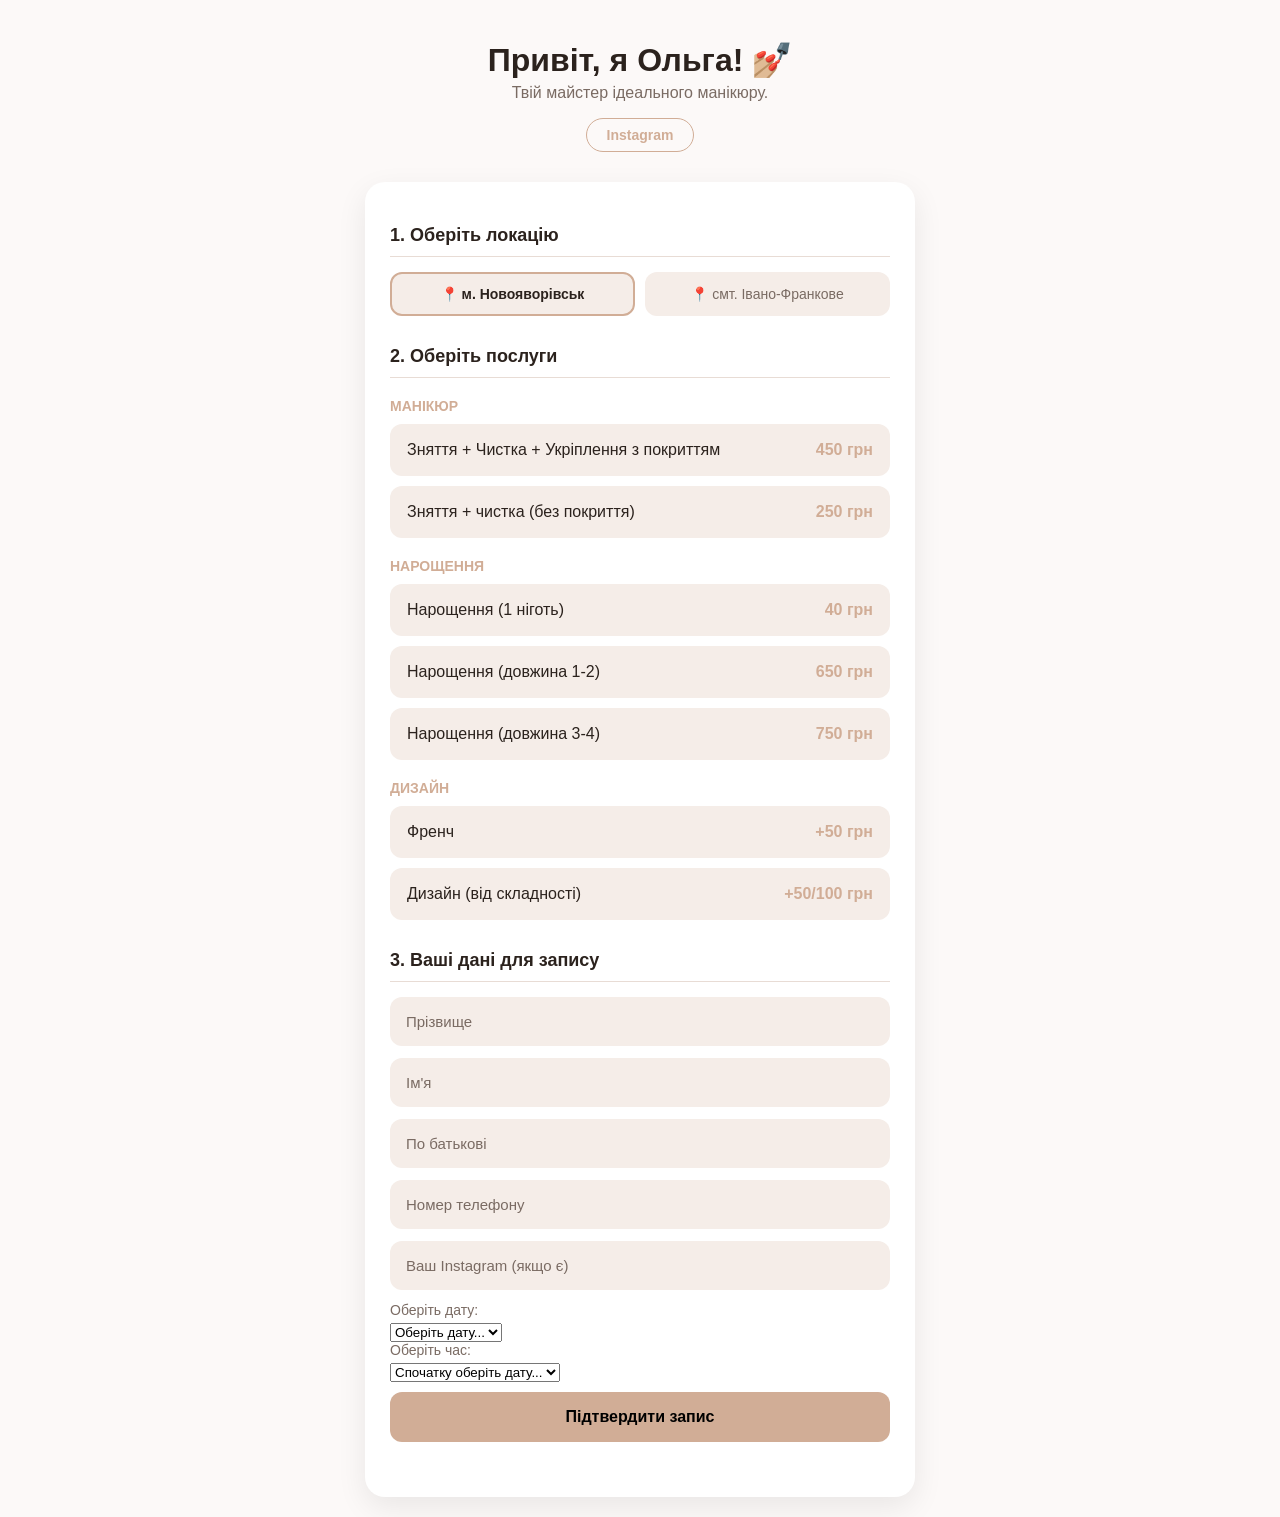
<file: index.html>
<!DOCTYPE html>
<html lang="uk">
<head>
    <meta charset="UTF-8">
    <meta name="viewport" content="width=device-width, initial-scale=1.0">
    <title>RIZHKO_NAILS | Студія манікюру</title>
    <link rel="stylesheet" href="style.css">
    <!-- EasyWeek Booking Software: https://easyweek.com.ua -->
    <script src="https://identity.netlify.com/v1/netlify-identity-widget.js"></script>
</head>
<body>

    <header>
        <h1>Привіт, я Ольга! 💅🏼</h1>
        <p>Твій майстер ідеального манікюру.</p>
        <a href="https://www.instagram.com/rizhko_nails_/" target="_blank">Instagram</a>
    </header>

    <section class="widget-container">
  
        <form name="booking" method="POST" data-netlify="true">
            <input type="hidden" name="form-name" value="booking" />

            <div class="step-block">
                <h3>1. Оберіть локацію</h3>
                <div class="city-selector">
                    <label class="city-card">
                        <input type="radio" name="city" value="Новояворівськ" checked>
                        <div class="city-content">📍 м. Новояворівськ</div>
                    </label>
                    <label class="city-card">
                        <input type="radio" name="city" value="Івано-Франкове">
                        <div class="city-content">📍 смт. Івано-Франкове</div>
                    </label>
                </div>
            </div>

            <div class="step-block">
                <h3>2. Оберіть послуги</h3>
                
                <h4 class="category-title">Манікюр</h4>
                
                <label class="service-label">
                    <input type="checkbox" name="services" value="Манікюр з покриттям (450 грн)">
                    <div class="service-card">
                        <span class="service-name">Зняття + Чистка + Укріплення з покриттям</span>
                        <span class="service-price">450 грн</span>
                    </div>
                </label>

                <label class="service-label">
                    <input type="checkbox" name="services" value="Чистка без покриття (250 грн)">
                    <div class="service-card">
                        <span class="service-name">Зняття + чистка (без покриття)</span>
                        <span class="service-price">250 грн</span>
                    </div>
                </label>

                <h4 class="category-title">Нарощення</h4>
                
                <label class="service-label">
                    <input type="checkbox" name="services" value="Нарощення 1 ніготь (40 грн)">
                    <div class="service-card">
                        <span class="service-name">Нарощення (1 ніготь)</span>
                        <span class="service-price">40 грн</span>
                    </div>
                </label>

                <label class="service-label">
                    <input type="checkbox" name="services" value="Нарощення довжина 1-2 (650 грн)">
                    <div class="service-card">
                        <span class="service-name">Нарощення (довжина 1-2)</span>
                        <span class="service-price">650 грн</span>
                    </div>
                </label>

                <label class="service-label">
                    <input type="checkbox" name="services" value="Нарощення довжина 3-4 (750 грн)">
                    <div class="service-card">
                        <span class="service-name">Нарощення (довжина 3-4)</span>
                        <span class="service-price">750 грн</span>
                    </div>
                </label>

                <h4 class="category-title">Дизайн</h4>
                
                <label class="service-label">
                    <input type="checkbox" name="services" value="Френч (+50 грн)">
                    <div class="service-card">
                        <span class="service-name">Френч</span>
                        <span class="service-price">+50 грн</span>
                    </div>
                </label>

                <label class="service-label">
                    <input type="checkbox" name="services" value="Дизайн (+50/100 грн)">
                    <div class="service-card">
                        <span class="service-name">Дизайн (від складності)</span>
                        <span class="service-price">+50/100 грн</span>
                    </div>
                </label>
            </div>

            <div class="step-block">
                <h3>3. Ваші дані для запису</h3>
                
                <input type="text" name="surname" placeholder="Прізвище" required>
                <input type="text" name="name" placeholder="Ім'я" required>
                <input type="text" name="patronymic" placeholder="По батькові" required>
                <input type="tel" name="phone" placeholder="Номер телефону" required>
                <input type="text" name="instagram" placeholder="Ваш Instagram (якщо є)">

                <label class="date-label">Оберіть дату:</label>
                 <select name="date" id="date-select" required>
                  <option value="">Завантаження дат...</option>
                 </select>

                <label class="date-label">Оберіть час:</label>
                 <select name="time" id="time-select" required>
                  <option value="">Спочатку оберіть місто...</option>
                 </select>    

                <button type="submit">Підтвердити запис</button>
            </div>

        </form>
    </section>

    <div id="success-modal" class="modal-overlay">
        <div class="modal-box">
            <h3>Дякую за запис! 🖤</h3>
            <p>Я отримала ваші дані. Зв'яжуся з вами найближчим часом для підтвердження!</p>
            <button type="button" class="close-btn" onclick="closeModal()">Супер, чекаю</button>
        </div>
    </div>

        <script>
            // Завантаження даних
    fetch('content.json')
        .then(response => response.json())
        .then(data => {
            const cityInputs = document.querySelectorAll('input[name="city"]');
            const dateSelect = document.getElementById('date-select');
            const timeSelect = document.getElementById('time-select');

            // Функція оновлення дат при виборі міста
            function updateDates() {
                const selectedCity = document.querySelector('input[name="city"]:checked').value;
                const cityKey = (selectedCity === "Новояворівськ") ? 'novoyavorivsk' : 'ivano_frankove';
                const schedule = data[cityKey] || []; 

                if (schedule.length === 0) {
                    dateSelect.innerHTML = '<option value="">Немає вільних дат</option>';
                    timeSelect.innerHTML = '<option value="">-</option>';
                    return;
                }

                // Заповнюємо список дат
                dateSelect.innerHTML = '<option value="">Оберіть дату...</option>' + 
                    schedule.map(day => `<option value="${day.date}">${day.date}</option>`).join('');
                
                // Очищаємо години, поки не обрана конкретна дата
                timeSelect.innerHTML = '<option value="">Спочатку оберіть дату...</option>';
            }

            // Функція оновлення годин при виборі дати
            function updateTimes() {
                const selectedCity = document.querySelector('input[name="city"]:checked').value;
                const cityKey = (selectedCity === "Новояворівськ") ? 'novoyavorivsk' : 'ivano_frankove';
                const schedule = data[cityKey] || [];
                const selectedDate = dateSelect.value;

                if (!selectedDate) {
                    timeSelect.innerHTML = '<option value="">Спочатку оберіть дату...</option>';
                    return;
                }

                // Шукаємо години для обраної дати
                const selectedDay = schedule.find(day => day.date === selectedDate);
                
                if (selectedDay && selectedDay.hours && selectedDay.hours.length > 0) {
                    timeSelect.innerHTML = '<option value="">Оберіть час...</option>' + 
                        selectedDay.hours.map(h => `<option value="${h}">${h}</option>`).join('');
                } else {
                    timeSelect.innerHTML = '<option value="">Немає вільних годин</option>';
                }
            }

            // Додаємо слухачів подій
            cityInputs.forEach(input => input.addEventListener('change', updateDates));
            dateSelect.addEventListener('change', updateTimes);
            
            // Запускаємо при першому завантаженні
            updateDates();
        });

    const form = document.forms["booking"];
    const modal = document.getElementById("success-modal");

    form.addEventListener("submit", function(event) {
        event.preventDefault(); 
        fetch("/", {
            method: "POST",
            headers: { "Content-Type": "application/x-www-form-urlencoded" },
            body: new URLSearchParams(new FormData(form)).toString()
        }).then(() => {
            modal.style.display = "flex"; 
            form.reset(); 
        });
    });

    function closeModal() {
        modal.style.display = "none";
    }
</script>

</body>
</html>
</file>
<file: style.css>
/*Автоматична зміна теми*/
:root {
    --bg-color: #fcf9f8;
    --text-color: #2b221d;
    --card-bg: #ffffff;
    --element-bg: #f5ede8;
    --border-color: #e8dcd5;
    --text-muted: #7a6b63;
    --accent-color: #d1ad96;
}

@media (prefers-color-scheme: dark) {
    :root {
        --bg-color: #121212;
        --text-color: #f5f5f5;
        --card-bg: #1a1a1a;
        --element-bg: #2a2a2a;
        --accent-color: #d1ad96;
        --border-color: #333333;
        --text-muted: #a0a0a0;
    }
}



body {
    font-family: 'Segoe UI', Tahoma, Geneva, Verdana, sans-serif;
    background-color: var(--bg-color);
    color: var(--text-color);
    margin: 0;
    padding: 20px;
    transition: background-color 0.4s, color 0.4s;
}

header {
    text-align: center;
    margin-bottom: 30px;
}

header h1 {
    color: var(--text-color);
    margin-bottom: 5px;
}

header p {
    color: var(--text-muted);
    margin-top: 0;
}

header a {
    display: inline-block;
    background-color: transparent;
    color: var(--accent-color);
    text-decoration: none;
    padding: 8px 20px;
    border-radius: 20px;
    border: 1px solid var(--accent-color);
    font-size: 14px;
    font-weight: bold;
    transition: 0.3s;
}

header a:hover {
    background-color: var(--accent-color);
    color: #000000;
}


.widget-container {
    background-color: var(--card-bg);
    max-width: 500px;
    margin: 0 auto;
    border-radius: 20px;
    padding: 25px;
    box-shadow: 0 10px 30px rgba(0, 0, 0, 0.08);
    transition: background-color 0.4s;
}

.step-block {
    margin-bottom: 30px;
}

h3 {
    color: var(--text-color);
    font-size: 18px;
    margin-bottom: 15px;
    border-bottom: 1px solid var(--border-color);
    padding-bottom: 10px;
}

.city-selector {
    display: flex;
    gap: 10px;
}

.city-card {
    flex: 1;
    cursor: pointer;
}

.city-card input {
    display: none;
}

.city-content {
    background-color: var(--element-bg);
    color: var(--text-muted);
    padding: 12px;
    border-radius: 12px;
    text-align: center;
    font-size: 14px;
    border: 2px solid transparent;
    transition: 0.3s;
}

.city-card input:checked + .city-content {
    border-color: var(--accent-color);
    color: var(--text-color);
    font-weight: bold;
}

.category-title {
    color: var(--accent-color);
    font-size: 14px;
    text-transform: uppercase;
    margin-bottom: 10px;
    margin-top: 20px;
}

.service-label {
    display: block;
    cursor: pointer;
    margin-bottom: 10px;
}

.service-label input {
    display: none; 
}

.service-label:hover .service-card {
    opacity: 0.8;
}

.service-label input:checked + .service-card {
    border-color: var(--accent-color);
    background-color: transparent; 
}

.service-card {
    display: flex;
    justify-content: space-between;
    background-color: var(--element-bg);
    padding: 15px;
    border-radius: 12px;
    margin-bottom: 10px;
    transition: 0.3s;
    border: 2px solid transparent;
}

.service-name {
    font-weight: 500;
}

.service-price {
    color: var(--accent-color);
    font-weight: bold;
}


input[type="text"], input[type="tel"], input[type="date"] {
    width: 100%;
    padding: 15px;
    margin-bottom: 12px;
    background-color: var(--element-bg);
    color: var(--text-color);
    border: 1px solid transparent;
    border-radius: 12px;
    box-sizing: border-box;
    font-size: 15px;
    font-family: inherit;
    transition: 0.3s;
}

input::placeholder {
    color: var(--text-muted);
}

input:focus {
    outline: none;
    border: 1px solid var(--accent-color);
}

.date-label {
    display: block;
    margin-bottom: 5px;
    color: var(--text-muted);
    font-size: 14px;
}

button {
    background-color: var(--accent-color);
    color: #000000;
    border: none;
    padding: 16px;
    width: 100%;
    border-radius: 12px;
    font-size: 16px;
    font-weight: bold;
    cursor: pointer;
    margin-top: 10px;
    transition: 0.3s;
}

button:hover {
    opacity: 0.8;
}

/*Спливаюче вікно*/
.modal-overlay {
    display: none;
    position: fixed;
    top: 0; left: 0; width: 100%; height: 100%;
    background-color: rgba(0, 0, 0, 0.8);
    z-index: 1000;
    justify-content: center;
    align-items: center;
}

.modal-box {
    background-color: var(--card-bg);
    padding: 30px;
    border-radius: 20px;
    text-align: center;
    max-width: 320px;
    box-shadow: 0 10px 40px rgba(0, 0, 0, 0.5);
    border: 1px solid var(--accent-color);
}

.modal-box h3 {
    border-bottom: none;
    margin-bottom: 10px;
    margin-top: 0;
}

.modal-box p {
    color: var(--text-muted);
    font-size: 15px;
    margin-bottom: 25px;
}

.close-btn {
    background-color: transparent;
    color: var(--text-color);
    border: 1px solid var(--text-muted);
    padding: 12px;
}

.close-btn:hover {
    border-color: var(--accent-color);
    color: var(--accent-color);
    background-color: transparent;
}
</file>
